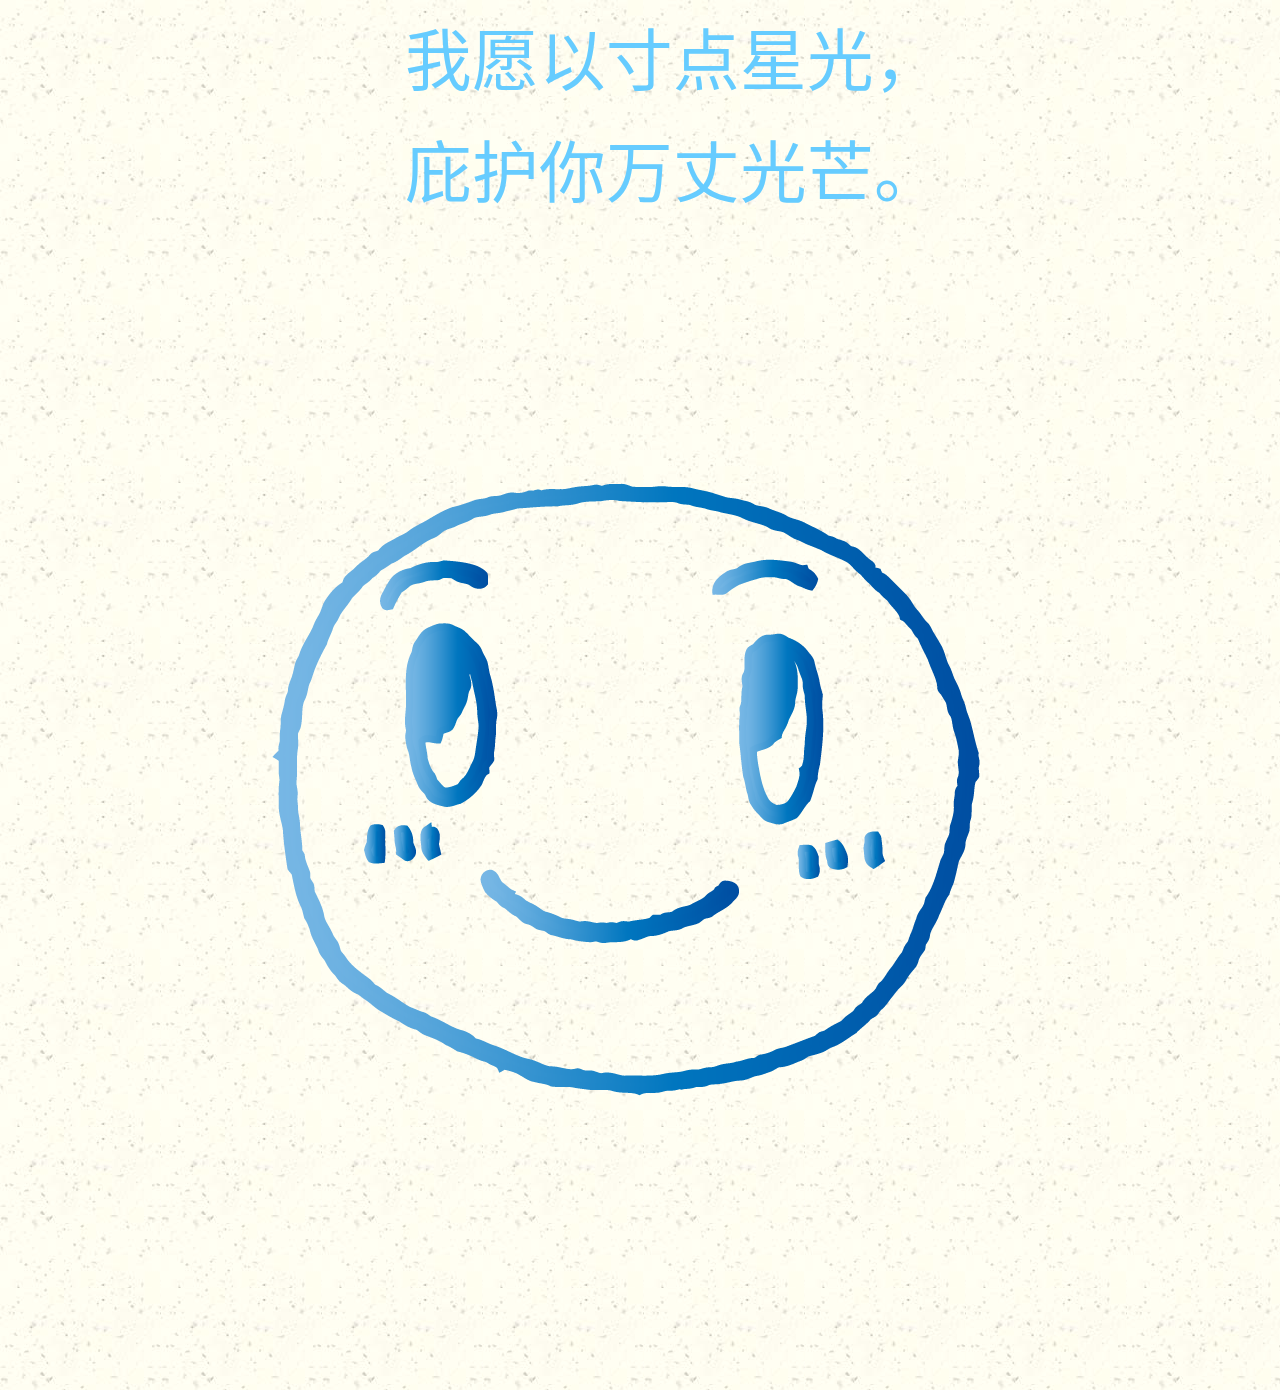
<file: index.html>
<html>

<head>
<meta http-equiv="Content-Language" content="zh-cn">
<meta http-equiv="Content-Type" content="text/html; charset=utf-8">
<title>love</title>
<!--mstheme--><link rel="stylesheet" href="loos1011-109.css">
<meta name="Microsoft Theme" content="loosegst 1011">
</head>

<body>

<p align="center"><font face="造字工房童心（非商用）常规体" style="font-size: 50pt">&nbsp;
<font color="#66CCFF">&nbsp; </font></font>
<font face="华文中宋" style="font-size: 50pt" color="#66CCFF">我愿以寸点星光，</font></p>
<p align="center"><font face="华文中宋" color="#66CCFF" style="font-size: 50pt">&nbsp;&nbsp;&nbsp; 
庇护你万丈光芒。</font></p>
<form method="POST" action="--WEBBOT-SELF--">
	<!--webbot bot="SaveResults" U-File="fpweb:///_private/form_results.csv" S-Format="TEXT/CSV" S-Label-Fields="TRUE" -->
	<p align="center"><a href="heart.html">
	<input border="0" src="01.png" name="I1" type="image"></a></p>
</form>
<p align="center">&nbsp;</p>
<p align="center">&nbsp;</p>

</body>

</html>
</file>
<file: loos1011-109.css>
﻿.mstheme{
nav-banner-image:url(loobanna.gif);
separator-image:url(loohorsa.gif);
list-image-1:url(loobul1a.gif);
list-image-2:url(loobul2a.gif);
list-image-3:url(loobul3a.gif);
navbutton-horiz-normal:url(loohbuda.gif);
navbutton-horiz-hovered:url(loohbuha.gif);
navbutton-horiz-pushed:url(loohbusa.gif);
navbutton-vert-normal:url(loovbuda.gif);
navbutton-vert-pushed:url(loovbusa.gif);
navbutton-vert-hovered:url(loovbuha.gif);
navbutton-home-normal:url(loohomda.gif);
navbutton-home-hovered:url(loohomha.gif);
navbutton-next-normal:url(loonexda.gif);
navbutton-next-hovered:url(loonexha.gif);
navbutton-prev-normal:url(loopreda.gif);
navbutton-prev-hovered:url(loopreha.gif);
navbutton-up-normal:url(looupda.gif);
navbutton-up-hovered:url(looupha.gif);
}
UL{
list-style-image:url(loobul1a.gif);
}
UL UL{
list-style-image:url(loobul2a.gif);
}
UL UL UL{
list-style-image:url(loobul3a.gif);
}
.mstheme-bannertxt{
font-family:"Comic Sans MS",Arial,Helvetica;
font-size:5;
color:#000000;
}
.mstheme-horiz-navtxt{
font-family:"comic sans ms",arial,helvetica;
font-size:2;
color:#000000;
}
.mstheme-vert-navtxt{
font-family:"comic sans ms",arial,helvetica;
font-size:2;
color:#000000;
}
.mstheme-navtxthome{
font-family:"comic sans ms",arial,helvetica;
font-size:1;
color:#000000;
}
.mstheme-navtxtup{
font-family:"comic sans ms",arial,helvetica;
font-size:1;
color:#000000;
}
.mstheme-navtxtprev{
font-family:"comic sans ms",arial,helvetica;
font-size:1;
color:#000000;
}
.mstheme-navtxtnext{
font-family:"comic sans ms",arial,helvetica;
font-size:1;
color:#000000;
}
a:link{
color:#CC0000;
}
a:visited{
color:#996633;
}
a:active{
color:#336600;
}
body{
color:#000000;
background-color:#FFFFFF;
}
h1{
color:#000000;
}
h2,marquee{
color:#000000;
}
h3{
color:#000000;
}
h4{
color:#000000;
}
h5{
color:#000000;
}
h6{
color:#000000;
}
LABEL,.MSTHEME-LABEL{
color:#000000;
}
FIELDSET{
border-color:#BBBBBB;
color:#000000;
}
LEGEND{
color:#000000;
}
SELECT{
border-color:#BBBBBB;
color:#000000;
}
TABLE{
table-border-color-light:#990000;
table-border-color-dark:#000000;
border-color:#000000;
color:transparent;
}
CAPTION{
color:#000000;
}
TH{
color:#000000;
}
HR{
color:#000000;
}
TD{
border-color:#000000;
}
.mstheme{
navbutton-background-color:#FFFFFF;
top-bar-button:url(looglob.gif);
}
body{
font-family:"comic sans ms",arial,helvetica;
background-image:url(lootextb.jpg);
}
IL{
list-style-image:url(loobul2d.gif);
}
table.ms-toolbar{
background-image:url(toolgrad.gif);
border:1px solid #BBBBBB;
}
.UserDottedLine{
margin-bottom:2px;
height:1px;
overflow:hidden;
background-color:transparent;
background-image:url(dot.gif);
background-repeat:repeat-x;
}
.UserToolbar{
background-image:url(toolgrad.gif);
border:1px solid #BBBBBB;
background-repeat:repeat-x;
background-color:transparent;
}
.mstheme-topbar-font{
font-family:"comic sans ms",arial,helvetica;
color:#000000;
}
h1{
font-family:"Comic Sans MS",Arial,Helvetica;
font-weight:bold;
font-style:normal;
}
h2{
font-family:"Comic Sans MS",Arial,Helvetica;
font-weight:normal;
font-style:normal;
}
h3{
font-family:"comic sans ms",arial,helvetica;
font-weight:normal;
font-style:normal;
}
h4{
font-family:"comic sans ms",arial,helvetica;
font-weight:normal;
font-style:normal;
}
h5{
font-family:"comic sans ms",arial,helvetica;
font-weight:normal;
font-style:normal;
}
h6{
font-family:"comic sans ms",arial,helvetica;
font-weight:normal;
font-style:normal;
}
BUTTON{
border-style:solid;
border-width:1pt;
font-family:Arial,Helvetica,sans-serif;
font-style:normal;
}
label, .MSTHEME-LABEL{
font-family:"comic sans ms",arial,helvetica;
font-style:normal;
}
TEXTAREA{
font-family:"comic sans ms",arial,helvetica;
font-style:normal
}
FIELDSET{
border-style:solid;
border-width:1pt;
font-family:"comic sans ms",arial,helvetica;
font-style:normal;
}
LEGEND{
font-family:"comic sans ms",arial,helvetica;
font-style:normal;
}
SELECT{
border-style:solid;
font-family:"comic sans ms",arial,helvetica;
font-style:normal
}
TABLE{
font-family:"comic sans ms",arial,helvetica;
font-style:normal;
}
CAPTION{
font-family:"comic sans ms",arial,helvetica;
font-style:normal;
}
TH{
font-family:"comic sans ms",arial,helvetica;
font-style:bold;
}
MARQUEE{
font-family:"comic sans ms",arial,helvetica;
}
.ms-main{
border-color:#C6C663;
}
.ms-bannerframe, .ms-GRHeaderBackground, .ms-storMeFree{
background-image:url('');
background-color:#000000;
background-repeat:repeat-x;
}
.ms-banner{
color:#C6C663;
font-family:"comic sans ms",arial,helvetica;
}
.ms-banner a:link{
font-family:"comic sans ms",arial,helvetica;
color:#000000;
font-weight:normal;
text-decoration:none;
}
.ms-banner a:visited{
font-family:"comic sans ms",arial,helvetica;
color:#000000;
font-weight:normal;
text-decoration:none;
}
.ms-nav td{
font-family:"comic sans ms",arial,helvetica;
font-weight:normal;
color:#000000;
}
.ms-navframe{
border-color:#DDDDA8;
}
.ms-nav a{
text-decoration:none;
font-family:"comic sans ms",arial,helvetica;
font-weight:normal;
color:#CC0000;
}
.ms-nav a:hover{
text-decoration:underline;
color:#FFCC33;
}
.ms-nav a:visited{
color:#CC0000;
}
.ms-viewselect a:link{
font-family:"comic sans ms",arial,helvetica;
color:#CC0000;
}
.ms-titlearea{
font-family:"comic sans ms",arial,helvetica;
color:#000000;
}
.ms-pagetitle{
color:#000000;
font-family:"comic sans ms",arial,helvetica;
font-weight:bold;
}
.ms-pagetitle a{
text-decoration:underline;
color:#CC0000;
}
.ms-pagetitle a:hover{
text-decoration:underline;
color:#FFCC33;
}
.ms-announcementtitle{
font-weight:bold;
}
.ms-formlabel{
font-family:verdana;
font-size:.7em;
font-weight:normal;
color:#464646;
}
.ms-formbody{
font-family:"comic sans ms",arial,helvetica;
color:#000000;
}
.ms-formdescription{
font-family:"comic sans ms",arial,helvetica;
color:#808080;
}
.ms-selected{
background-color:#990000;
color:#000000;
}
.ms-selected SPAN{
color:#990000;
}
.ms-filedialog TD{
height:16px;
}
.ms-descriptiontext{
color:#000000;
font-family:"comic sans ms",arial,helvetica;
}
.ms-descriptiontext a{
color:#CC0000;
font-family:"comic sans ms",arial,helvetica;
}
.ms-separator{
color:#000000;
}
.ms-authoringcontrols{
background-color:#DDDDA8;
font-family:"comic sans ms",arial,helvetica;
color:#000000;
}
.ms-alternating{
background-color:#DDDDA8;
}
.ms-back{
vertical-align:top;
padding-left:4;
padding-right:4;
padding-top:2;
padding-bottom:4;
background-color:#DDDDA8;
}
.ms-sectionheader{
color:#000000;
font-family:"comic sans ms",arial,helvetica;
font-weight:bold;
}
.ms-sectionline{
background-color:#660000;
}
.ms-partline{
background-color:#660000;
}
.ms-propertysheet{
font-family:"comic sans ms",arial,helvetica;
}
.ms-propertysheet th{
font-family:"comic sans ms",arial,helvetica;
color:#000000;
font-weight:bold;
}
.ms-propertysheet a{
text-decoration:none;
color:#CC0000;
}
.ms-propertysheet a:hover{
text-decoration:underline;
color:#FFCC33;
}
.ms-propertysheet a:visited{
text-decoration:none;
color:#996633;
}
.ms-propertysheet a:visited:hover{
text-decoration:underline;
}
.ms-itemheader a{
font-family:"comic sans ms",arial,helvetica;
font-weight:bold;
color:#000000;
text-decoration:none;
}
.ms-itemheader a:hover{
text-decoration:underline;
color:#000000;
}
.ms-itemheader a:visited{
text-decoration:none;
color:#000000;
}
.ms-itemheader a:visited:hover{
text-decoration:underline;
}
.ms-vh{
font-family:"comic sans ms",arial,helvetica;
color:#CC0000;
text-decoration:none;
font-weight:normal;
}
.ms-vb{
font-family:"comic sans ms",arial,helvetica;
color:#000000;
height:18px;
vertical-align:top;
}
.ms-homepagetitle{
font-family:"comic sans ms",arial,helvetica;
color:#000000;
font-weight:bold;
text-decoration:none;
}
:hover.ms-homepagetitle{
text-decoration:underline;
color:#CC0000;
}
.ms-addnew{
font-weight:normal;
font-family:"comic sans ms",arial,helvetica;
color:#000000;
text-decoration:none;
}
.ms-cal{
border-collapse:collapse;
table-layout:fixed;
font-family:"comic sans ms",arial,helvetica;
cursor:default;
}
.ms-caltop{
border-top:1px solid #660000;
border-left:1px solid #660000;
border-right:1px solid #660000;
vertical-align:top;
width:14%;
height:30px;
}
.ms-calhead{
border:none;
text-align:center;
background-color:#000000;
color:#FFFFFF;
font-family:"comic sans ms",arial,helvetica;
padding:2px;
}
.ms-caldow{
border-top:1px solid #660000;
border-left:1px solid #660000;
border-right:1px solid #660000;
vertical-align:top;
text-align:center;
font-weight:bold;
color:#000000;
height:20px;
}
.ms-calmid{
border-left:1px solid #660000;
border-right:1px solid #660000;
height:20px;
}
.ms-calspacer{
border-left:1px solid #660000;
border-right:1px solid #660000;
height:4px;
}
.ms-calbot{
border-top:none;
border-left:1px solid #660000;
border-right:1px solid #660000;
border-bottom:1px solid #660000;
height:2px;
}
.ms-appt a{
color:#CC0000;
}
.ms-appt a:hover{
color:#FFCC33;
}
.ms-appt{
border:2px solid #660000;
text-align:center;
vertical-align:middle;
height:18px;
overflow:hidden;
text-overflow:ellipsis;
background-color:#990000;
color:#000000;
}
.ms-caldowdown{
font-family:"comic sans ms",arial,helvetica;
font-weight:bold;
color:#000000;
text-align:center;
vertical-align:middle;
}
.ms-caldown{
color:#000000;
vertical-align:top;
}
.ms-datepickeriframe{
position:absolute;
display:none;
background:#FFFFFF;
}
.ms-datepicker{
font-family:Arial,Helvetica,sans-serif;
background-color:#FFFFFF;
color:#000000;
border:2 outset activeborder;
cursor:default;
}
.ms-dpdow{
border:none;
vertical-align:top;
text-align:center;
font-weight:bold;
color:#000000;
border-bottom:1px solid #660000;
}
.ms-dpday{
border:none;
text-align:center;
cursor:hand;
}
.ms-dpselectedday{
border:none;
background-color:#DDDDA8;
text-align:center;
cursor:hand;
}
.ms-dpnonmonth{
color:#BBBBBB;
border:none;
text-align:center;
cursor:hand;
}
.ms-dphead{
border:none;
text-align:center;
font-weight:bold;
background-color:#B7B774;
color:#000000;
}
.ms-dpfoot{
text-align:center;
font-style:italic;
border-top:1px solid;
border-left:none;
border-bottom:none;
border-right:none;
height:24px;
}
IMG.ms-button{
cursor:hand;
}
.ms-toolbar, .ms-toolbar a:visited{
font-family:"comic sans ms",arial,helvetica;
text-decoration:none;
color:#CC0000;
}
.ms-stylebody{
font-family:verdana;
font-size:8pt;
}
.ms-styleheader a:link, .ms-stylebody a:link{
color:#CC0000;
text-decoration:none;
}
.ms-styleheader a:visited, .ms-stylebody a:visited{
text-decoration:none
}
.ms-styleheader a:hover, .ms-stylebody a:hover{
color:#ff3300;
text-decoration:underline;
}
.ms-gridT1{
font-family:"comic sans ms",arial,helvetica;
text-align:center;
color:#BBBBBB;
}
select{
font-family:"comic sans ms",arial,helvetica;
}
hr{
color:#000000;
height:2px;
}
.ms-formdescription A{
color:#CC0000;
text-decoration:none;
}
.ms-formtable .ms-formbody{
line-height:1.3em;
}
.ms-radiotext{
cursor:default;
text-align:left;
font-family:verdana;
font-size:10pt;
height:19px;
}
.ms-gridtext{
cursor:default;
font-family:"comic sans ms",arial,helvetica;
height:19px;
}
.ms-formbody{
font-family:"comic sans ms",arial,helvetica;
vertical-align:top;
}
table.ms-form th{
color:#000000;
font-family:"comic sans ms",arial,helvetica;
font-weight:normal;
vertical-align:top;
}
table.ms-form td{
width:100%;
vertical-align:top;
}
.ms-formrecurrence{
font-family:"comic sans ms",arial,helvetica;
font-weight:normal;
vertical-align:top;
}
.ms-long{
font-family:Arial,Helvetica,sans-serif;
width:386px;
}
.ms-banner a:link{
font-family:"comic sans ms",arial,helvetica;
color:#FFFFFF;
font-weight:bold;
text-decoration:none;
}
.ms-banner a:visited{
font-family:"comic sans ms",arial,helvetica;
color:#FFFFFF;
font-weight:bold;
text-decoration:none;
}
.ms-nav td, .ms-nav .ms-SPZoneLabel, .ms-input{
font-family:"comic sans ms",arial,helvetica;
}
.ms-nav th{
font-family:"comic sans ms",arial,helvetica;
font-weight:normal;
color:#000000;
}
.ms-navheader a, .ms-navheader a:link, .ms-navheader a:visited{
font-weight:bold;
}
.ms-navframe{
background:#DDDDA8;
}
.ms-navline{
border-bottom:1px solid #73734A;
}
.ms-nav .ms-navwatermark{
color:#CECE92;
}
.ms-selectednav{
border:1px solid #000000;
background:#FFFFFF;
padding-top:1px;
padding-bottom:2px;
}
.ms-unselectednav{
border:1px solid #DDDDA8;
padding-top:1px;
padding-bottom:2px;
}
.ms-verticaldots{
border-right:1px solid #660000;
border-left:none;
}
.ms-nav a:link{
}
TD.ms-titleareaframe{
color:#000000;
border-color:#C6C663;
}
TABLE.ms-titleareaframe{
border-left:0px;
}
Div.ms-titleareaframe{
border-top:4px solid #C6C663;
}
.ms-searchform{
background-color: #C6C663;
}
.ms-searchcorner{
background-color:#C6C663;
background-image:none;
}
.ms-titlearealine{
background-color:#660000;
}
.ms-bodyareaframe{
border-color:#C6C663;
}
.ms-pagetitle{
font-family:"comic sans ms",arial,helvetica;
}
.ms-pagetitle a{
text-decoration:none;
}
.ms-pagetitle a:hover{
text-decoration:underline;
}
.ms-pagecaption{
color:#000000;
font-family:"comic sans ms",arial,helvetica;
}
.ms-selectedtitle{
background-color:#DDDDA8;
border:1px solid #990000;
padding-top:1px;
padding-bottom:2px;
}
.ms-unselectedtitle{
margin:1px;
padding-top:1px;
padding-bottom:2px;
}
.ms-menuimagecell{
background-color:#DDDDA8;
cursor:hand;
}
.ms-filedialog td{
height:16px;
}
.ms-alerttext{
color:#DB6751;
font-family:"comic sans ms",arial,helvetica;
}
.ms-sectionheader a{
color:#000000;
text-decoration:none;
}
.ms-sectionheader a:hover{
color:#000000;
text-decoration:none;
}
.ms-sectionheader a:visited{
color:#000000;
text-decoration:none;
}
.ms-discussiontitle{
font-family:"comic sans ms",arial,helvetica;
color:#000000;
font-weight:bold;
}
.ms-vh2{
font-family:"comic sans ms",arial,helvetica;
color:#CC0000;
text-decoration:none;
font-weight:normal;
vertical-align:top;
}
.ms-vh-icon{
font-family:"comic sans ms",arial,helvetica;
color:#CC0000;
text-decoration:none;
font-weight:normal;
vertical-align:top;
width:22px;
}
.ms-vh-icon-empty{
font-family:"comic sans ms",arial,helvetica;
color:#CC0000;
text-decoration:none;
font-weight:normal;
vertical-align:top;
width:0px;
}
.ms-vh-left{
font-family:"comic sans ms",arial,helvetica;
color:#CC0000;
text-decoration:none;
font-weight:normal;
}
.ms-vh-left-icon{
font-family:"comic sans ms",arial,helvetica;
color:#CC0000;
text-decoration:none;
font-weight:normal;
width:22px;
}
.ms-vh-left-icon-empty{
font-family:"comic sans ms",arial,helvetica;
color:#CC0000;
text-decoration:none;
font-weight:normal;
width:0px;
}
.ms-vh-right{
font-family:"comic sans ms",arial,helvetica;
color:#CC0000;
text-decoration:none;
font-weight:normal;
}
.ms-vh-right-icon{
font-family:"comic sans ms",arial,helvetica;
color:#CC0000;
text-decoration:none;
font-weight:normal;
width:22px;
}
.ms-vh-right-icon-empty{
font-family:"comic sans ms",arial,helvetica;
color:#CC0000;
text-decoration:none;
font-weight:normal;
width:0px;
}
.ms-vh a, .ms-vh a:visited, .ms-vh2 a, .ms-vh2 a:visited, .ms-vh-left a, .ms-vh-right a{
color:#CC0000;
text-decoration:none;
}
.ms-vh a:hover, .ms-vh2 a:hover{
text-decoration:underline;
}
.ms-vhImage{
font-family:"comic sans ms",arial,helvetica;
color:#5D5D5D;
text-decoration:none;
font-weight:normal;
vertical-align:top;
width:18pt;
}
.ms-gb{
font-family:"comic sans ms",arial,helvetica;
height:18px;
color:#000000;
background-color:#DDDDA8;
font-weight:bold;
}
.ms-styleheader{
font-family:verdana;
font-size:0.68em;
background-color:#DDDDA8;
}
.ms-vb, .ms-vb2, .ms-GRFont, .ms-vb-user{
font-family:"comic sans ms",arial,helvetica;
vertical-align:top;
}
.ms-vb a, .ms-vb2 a, .ms-GRStatusText a, .ms-vb-user a{
color:#CC0000;
text-decoration:none;
}
.ms-vb a:hover, .ms-vb2 a:hover, .ms-vb-user a:hover{
color:#FFCC33;
text-decoration:underline;
}
.ms-vb a:visited, .ms-vb2 a:visited, .ms-GRStatusText a:visited, .ms-vb-user a:visited{
color:#CC0000;
text-decoration:none;
}
.ms-vb a:visited:hover, .ms-vb2 a:visited:hover, .ms-vb-user a:visited:hover{
color:#FFCC33;
text-decoration:underline;
}
.ms-vb2, .ms-vb-title, .ms-vb-icon, .ms-vb-user{
border-top:1px solid #C6C663;
}
.ms-vb-icon{
vertical-align:top;
width:16px;
padding-top:2px;
padding-bottom:0px;
}
.ms-vb2{
padding-top:3px;
padding-bottom:0px;
}
.ms-addnew{
font-weight:normal;
font-family:"comic sans ms",arial,helvetica;
color:#CC0000;
text-decoration:none;
}
.ms-error{
font-family:"comic sans ms",arial,helvetica;
font-weight:normal;
color:#db6751;
}
.ms-vcal{
border-collapse:separate;
table-layout:fixed;
font-family:"comic sans ms",arial,helvetica;
cursor:default;
}
.ms-Dcal{
border-collapse:collapse;
border-left:1px solid #660000;
border-right:1px solid #660000;
table-layout:fixed;
font-family:"comic sans ms",arial,helvetica;
cursor:default;
}
.ms-calDmidHour{
border-color:#660000;
height:20px;
}
.ms-calDmidHalfHour{
border-color:#660000;
height:20px;
}
.ms-calDmidQuarterHour{
border:0px none;
height:20px;
}
.ms-CalSpacer{
border-left:1px solid #660000;
border-right:1px solid #660000;
height:4px;
}
.ms-CalDSpacer{
border-left:1px solid #660000;
border-right:1px solid #660000;
height:4px;
}
.ms-CalVSpacer{
background-color:#660000;
width:0px;
}
.ms-CalAllDay{
text-align:center;
vertical-align:top;
width:10%;
height:12px;
}
.ms-firstCalHour{
vertical-align:top;
width:10%;
height:12px;
}
.ms-calHour{
border-top:1px solid #660000;
vertical-align:top;
width:10%;
height:12px;
}
.ms-calHalfHour{
border-top:1px solid #73734A;
vertical-align:top;
height:12px;
}
.ms-calQuarterHour{
border-top:0px none;
vertical-align:top;
height:12px;
}
.ms-Dappt{
border:2px solid #660000;
text-align:center;
vertical-align:middle;
height:18px;
overflow:hidden;
background-color:#990000;
color:#000000;
}
.ms-Vappt{
border-top:1px solid #000000;
border-left:2px solid #000000;
border-bottom:3px solid #000000;
border-right:2px solid #000000;
text-align:center;
padding-left:3px;
padding-right:3px;
vertical-align:middle;
height:12px;
overflow:hidden;
text-overflow:ellipsis;
background-color:#CECE92;
color:#000000;
}
.ms-Vapptsingle a, .ms-Vappt a{
text-decoration:none;
font-family:"comic sans ms",arial,helvetica;
font-weight:normal;
color:#CC0000;
overflow:hidden;
text-overflow:ellipsis;
}
.ms-Vappt a:link{
}
.ms-Vappt a:hover{
text-decoration:underline;
color:#000000;
}
.ms-Vevt{
padding:0px;
text-align:center;
vertical-align:top;
font-family:"comic sans ms",arial,helvetica;
font-weight:normal;
height:12px;
overflow:hidden;
text-overflow:ellipsis;
color:#000000;
}
.ms-Vevt a{
text-decoration:none;
font-family:"comic sans ms",arial,helvetica;
font-weight:normal;
color:#000000;
}
.ms-Vevt a:link{
}
.ms-Vevt a:hover{
text-decoration:underline;
color:#000000;
}
.ms-Vevt a:visited{
color:#DFD664;
}
.ms-apptsingle{
border-left:1px solid #000000;
border-right:1px solid #000000;
height:18px;
vertical-align:middle;
overflow:hidden;
text-overflow:ellipsis;
color:#000000;
}
.ms-Dapptsingle{
border-left:1px solid #000000;
border-right:1px solid #000000;
height:18px;
vertical-align:middle;
overflow:hidden;
color:#000000;
}
.ms-Vapptsingle{
border:1px solid #000000;
text-align:center;
vertical-align:middle;
overflow:hidden;
text-overflow:ellipsis;
color:#000000;
background-color:#CECE92;
}
.ms-Vapptsingle a:link{
}
.ms-Vapptsingle a:hover{
text-decoration:underline;
}
.ms-Vapptsingle a:visited{
}
.ms-dpnextprev{
border:none;
text-align:center;
font-weight:bold;
background-color:#B7B774;
color:#000000;
cursor:hand;
}
.ms-discussionseparator{
color:#73734A;
height:1px;
}
.ms-stylelabel{
font-family:verdana;
font-size:8pt;
color:#73734A;
}
.ms-stylebox{
font-family:verdana;
border:1px solid #73734A;
text-align:left
}
img.thumbnail{
border:3px solid #B7B774;
}
tr.ms-imglibselectedrow{
background-color:#DDDDA8;
}
table.ms-imglibtitletable{
border:0px solid #C6C663;
}
.ms-imglibthumbnail{
background-color:#DDDDA8;
border:solid #B7B774 0px;
}
span.thumbnail{
padding:16 10;
position:relative;
width:5px;
}
span.userdata{
behavior:url(#default#userData);
display:none;
}
.ms-imglibmenuhead{
cursor:move;
}
.ms-imglibmenu{
background-color:#DDDDA8;
cursor:hand;
font-family:"comic sans ms",arial,helvetica;
color:#CC0000;
}
.ms-imglibmenutext{
cursor:move;
font-weight:bold;
color:#CC0000;
}
.ms-imglibmenuarea{
background-color:#DDDDA8;
}
img.ms-imglibpreviewarea{
border:solid #DDDDA8 3px;
margin-top:3px;
}
a.ms-imglibPreviewTitle{
overflow:hidden;
text-overflow:ellipsis;
width:130;
}
table.ms-imglibPreviewTable{
display:none;
}
.UserShadedRegion{
font-family:"comic sans ms",arial,helvetica;
background-color:#DDDDA8;
}
.UserCaption{
font-family:"comic sans ms",arial,helvetica;
background-color:#DDDDA8;
}
.UserConfiguration{
font-family:"comic sans ms",arial,helvetica;
background-color:#DDDDA8;
}
.UserButton, .UserInput, .UserSelect{
font-family:"comic sans ms",arial,helvetica;
color:#000000;
}
.UserNotification{
font-family:"comic sans ms",arial,helvetica;
padding:4px;
COLOR:#BBBBBB;
}
.UserToolBarTextArea{
padding-bottom:5px;
font-weight:normal;
font-family:"comic sans ms",arial,helvetica;
}
.UserToolbarTextArea A:link{
COLOR:#CC0000;
TEXT-DECORATION:none;
}
.UserToolbarTextArea A:visited{
COLOR:#CC0000;
TEXT-DECORATION:none;
}
.UserToolbarTextArea A:hover{
COLOR:#FFCC33;
TEXT-DECORATION:underline;
}
.UserToolbarDisabledLink{
COLOR:#000000;
font-family:"comic sans ms",arial,helvetica;
padding:4px;
}
.UserToolbarImage{
border:medium none;
cursor:hand;
background-color:#BBBBBB;
text-align:center;
}
.UserToolBarImageArea{
padding-bottom:5px;
font-weight:normal;
font-family:"comic sans ms",arial,helvetica;
}
.UserToolbarSelectedImage{
border-right:medium none;
border-top:medium none;
border-left:medium none;
border-bottom:#000000 1px solid;
font-weight:bold;
vertical-align:top;
text-align:center;
}
.UserGenericHeader{
font-weight:bold;
color:#000000;
font-family:"comic sans ms",arial,helvetica;
}
.UserGeneric{
padding:8px 5px 7px 5px;
}
.UserGenericText{
color:#000000;
}
.UserGenericBody{
padding:5px 0px 0px 17px;
}
.UserSectionTitle{
font-weight:bold;
width:100%;
margin-bottom:5px;
padding-bottom:2px;
border-bottom:solid 1px #B7B774;
color:#000000;
}
.UserSectionHead{
width:100%;
padding:0px 0px 3px 0px;
color:#000000;
}
.UserSectionFooter{
color:#000000;
border-top:solid 1px #B7B774;
}
.UserSectionBody{
width:100%;
padding:0px 0px 0px 7px;
}
.UserControlGroup{
padding-bottom:10px;
padding-top:2px;
}
.UserFooter{
width:100%;
padding:10px 7px 7px 7px;
}
.UserCommandArea{
padding-top:7px;
}
.UserCellSelected{
font-family:"comic sans ms",arial,helvetica;
padding:1px 4px 2px 4px;
background-color:#FFFFFF;
border:solid 1px #000000;
color:#000000;
}
.UserCell{
font-family:"comic sans ms",arial,helvetica;
padding:2px 5px 3px 5px;
color:#000000;
}
.UserGenericBulletItem{
padding-bottom:2px;
}
.ms-ToolPaneFrame{
padding:0px;
background-color:#DDDDA8;
}
.ms-ToolPaneBody{
padding-bottom:2px;
padding-top:2px;
}
.ms-ToolPaneHeader{
background-color:#B7B774;
border-style:none;
}
.ms-ToolPaneBorder{
border-right:#DDDDA8 1px solid;
border-top:solid none;
border-bottom:solid none;
border-left:#DDDDA8 1px solid;
}
.ms-ToolPaneClose{
background-color:#B7B774;
}
.ms-ToolPaneTitle{
color:#000000;
font-weight:bold;
font-family:"comic sans ms",arial,helvetica;
padding-top:3px;
padding-bottom:3px;
background-color:#B7B774;
}
.ms-ToolPaneFooter{
background-color:#B7B774;
padding:5px;
font-family:"comic sans ms",arial,helvetica;
color:#000000;
}
.ms-ToolPaneError{
color:#db6751;
font-family:"comic sans ms",arial,helvetica;
padding:2px;
}
.ms-ToolPaneInfo{
padding-right:5px;
padding-top:5px;
padding-bottom:0px;
padding-left:5px;
color:#000000;
font-family:"comic sans ms",arial,helvetica;
background-color:#DDDDA8;
}
.ms-ToolPartSpacing{
padding-top:8px;
}
.ms-TPBorder{
border:none;
}
.ms-TPHeader{
background-color:#73734A;
}
.ms-TPTitle{
color:#DDDDA8;
font-weight:bold;
font-family:"comic sans ms",arial,helvetica;
padding-top:2px;
padding-bottom:2px;
}
.ms-TPBody{
color:#000000;
font-family:"comic sans ms",arial,helvetica;
}
.ms-TPBody a:link, .ms-TPBody a:visited, .ms-TPBody a:hover{
color:#CC0000;
text-decoration:none;
cursor:hand;
}
.ms-TPCommands{
}
.ms-TPInput{
color:#FFFFFF;
font-family:"comic sans ms",arial,helvetica;
}
.ms-CategoryTitle{
font-family:"comic sans ms",arial,helvetica;
font-weight:bold;
text-decoration:none;
}
.ms-PropGridBuilderButton{
border:solid 1px #990000;
width:16px;
display:none;
background-color:#B7B774;
}
.ms-SPZone{
border:#000000 1px solid;
padding:5px;
}
.ms-SPZoneSelected{
border:#FFCC33 1px solid;
padding:5px;
}
.ms-SPZoneIBar{
border:#FFCC33 3px solid;
}
.ms-SPZoneLabel{
color:#000000;
font-family:"comic sans ms",arial,helvetica;
padding:0;
}
.ms-SPError{
color:#DB6751;
font-family:"comic sans ms",arial,helvetica;
padding-right:2px;
padding-top:2px;
padding-bottom:2px;
padding-left:2px;
border-bottom:#DDDDA8 2px solid;
}
.ms-SPZoneCaption{
color:#000000;
font-family:"comic sans ms",arial,helvetica;
}
.ms-WPDesign{
background-color:#DDDDA8;
}
.ms-WPMenu{
background-color:#DDDDA8;
}
.ms-WPTitle{
font-weight:bold;
font-family:"comic sans ms",arial,helvetica;
color:#000000;
padding-top:2px;
padding-bottom:2px;
}
.ms-WPTitle A:link, .ms-WPTitle A:visited{
color:#000000;
text-decoration:none;
cursor:hand;
}
.ms-WPTitle A:hover{
color:#000000;
text-decoration:underline;
cursor:hand;
}
.ms-WPSelected{
border:#A4A400 3px dashed;
}
.ms-WPBody{
font-family:"comic sans ms",arial,helvetica;
}
.ms-WPBody table, .ms-TPBody table{
}
.ms-WPBody a:link, .ms-WPBody a:visited{
color:#CC0000;
text-decoration:none;
}
.ms-WPBody A:hover{
color:#FFCC33;
text-decoration:underline;
}
.ms-WPBody th, .ms-TPBody th{
font-weight:bold;
}
.ms-WPBody td{
font-family:"comic sans ms",arial,helvetica;
}
.ms-WPBody h1, .ms-TPBody h1{
font-weight:bold;
}
.ms-WPBody h2, .ms-TPBody h2{
font-weight:bold;
}
.ms-WPBody h3, .ms-TPBody h3{
font-weight:bold;
}
.ms-WPBody h4, .ms-TPBody h4{
font-weight:bold;
}
.ms-WPBody h5, .ms-TPBody h5{
font-weight:bold;
}
.ms-WPBody h6, .ms-TPBody h6{
font-weight:bold;
}
.ms-WPBorder{
border-right:#73734A 1px solid;
border-left:#73734A 1px solid;
border-top-style:none;
border-bottom:#73734A 1px solid;
}
.ms-HoverCellActive{
border:#cc0000 1px solid;
background-color:#B7B774;
}
.ms-HoverCellActiveDark{
border:solid 1px #73734A;
background-color:#DDDDA8;
}
.ms-SPLink{
font-family:"comic sans ms",arial,helvetica;
color:#cc0000;
}
.ms-SPLink a:link, .ms-SPLink A:visited{
color:#CC0000;
text-decoration:none;
}
.ms-SPButton{
font-family:"comic sans ms",arial,helvetica;
}
.ms-PartSpacingVertical, .ms-PartSpacingHorizontal{
padding-top:10px;
}
.ms-WPHeader{
background-color:#DDDDA8;
background-image:url('blank.gif');
background-repeat:repeat-x;
}
.ms-PageHeaderDate{
color:#000000;
font-family:"comic sans ms",arial,helvetica;
}
.ms-PageHeaderGreeting{
color:#000000;
font-family:"comic sans ms",arial,helvetica;
}
.ms-rtApplyBackground{
background-color:#000000;
border:0.02cm solid #990000;
}
.ms-rtRemoveBackground{
background-color:transparent;
border:0.02cm solid #FFFFFF;
}
.ms-rtToolbarDefaultStyle{
font:normal 8pt "comic sans ms",arial,helvetica;
}
.ms-subsmanageheader{
background-color:#DDDDA8;
font-family:"comic sans ms",arial,helvetica;
text-decoration:none;
font-weight:bold;
vertical-align:top;
}
.ms-subsmanagecell{
color:#000000;
font-family:"comic sans ms",arial,helvetica;
height:18px;
vertical-align:top;
}
.ms-ConnError{
color:#db6751;
}
.ms-storMeUsed{
background-color:#CC3300;
}
.ms-storMeFree{
background-color:#999999;
}
.ms-storMeEstimated{
background-color:#FFCC33;
}
.ms-underline{
vertical-align:top;
border-bottom:1px solid #C6C663;
padding-left:4;
padding-right:4;
padding-top:2;
padding-bottom:4;
}
.ms-underlineback{
vertical-align:top;
border-bottom:1px solid #C6C663;
padding-left:4;
padding-right:4;
padding-top:2;
padding-bottom:4;
background-color:#DDDDA8;
}
.ms-smallheader{
font-weight:bold;
color:#000000;
font-family:"comic sans ms",arial,helvetica;
}
.ms-smallsectionline{
padding-left:0;
padding-right:0;
padding-top:2;
padding-bottom:0;
border-bottom:1px solid #C6C663;
}
.ms-tabselected{
font-family:"comic sans ms",arial,helvetica;
background-color:#660000;
border-right:#660000 2px solid;
border-left:#660000 2px solid;
border-top:#660000 2px solid;
border-bottom:#660000 2px solid;
font-weight:bold;
padding-top:3px;
padding-bottom:3px;
padding-left:10px;
padding-right:10px;
color:#C6C663;
}
.ms-tabinactive{
font-family:"comic sans ms",arial,helvetica;
background-color:#DDDDA8;
border-right:#DDDDA8 2px solid;
border-left:#DDDDA8 2px solid;
border-top:#DDDDA8 2px solid;
border-bottom:#DDDDA8 2px solid;
padding-top:3px;
padding-bottom:3px;
padding-right:10px;
padding-left:10px;
color:#CC0000;
}
.ms-tabinactive a:link, .ms-tabinactive a:hover, .ms-tabinactive a:visited{
color:#CC0000;
text-decoration:none;
}
.ms-surveyVBarT{
font-size:7pt;
font-family:verdana;
text-align:center;
color:#BBBBBB;
}
.ms-surveyGVVBar{
width:9px;
background-color:#000000;
border-top-color:#000000;
border-top-style:solid;
border-top-width:0px;
border-bottom-color:#990000;
border-bottom-style:solid;
border-bottom-width:0px;
}
.ms-surveyGVVBarS{
width:20px;
}
.ms-uploadborder{
border:1px solid #000000;
}
.ms-uploadcontrol{
background-color:#990000;
}
.ms-highlight{
background-color:#000000;
}
.UserBackground{
background-color:#FFFFFF;
}
.ms-MWSSelectedInstance{
color:#000000;
text-decoration:none;
}
.ms-MWSInstantiated a:link, .ms-MWSInstantiated a:visited{
color:#CC0000;
text-decoration:none;
}
.ms-MWSInstantiated a:hover{
color:#FFCC33;
text-decoration:underline;
}
.ms-MWSUninstantiated a:link, .ms-MWSUninstantiated a:visited{
color:#CC0000;
text-decoration:none;
}
.ms-MWSUninstantiated a:hover{
color:#CC0000;
text-decoration:underline;
}
.ms-ToolStrip{
color:#000000;
background-color:#DDDDA8;
border-left:#000000 1px solid;
border-right:#000000 1px solid;
border-top:#000000 1px solid;
border-bottom:#000000 1px solid;
}
</file>
